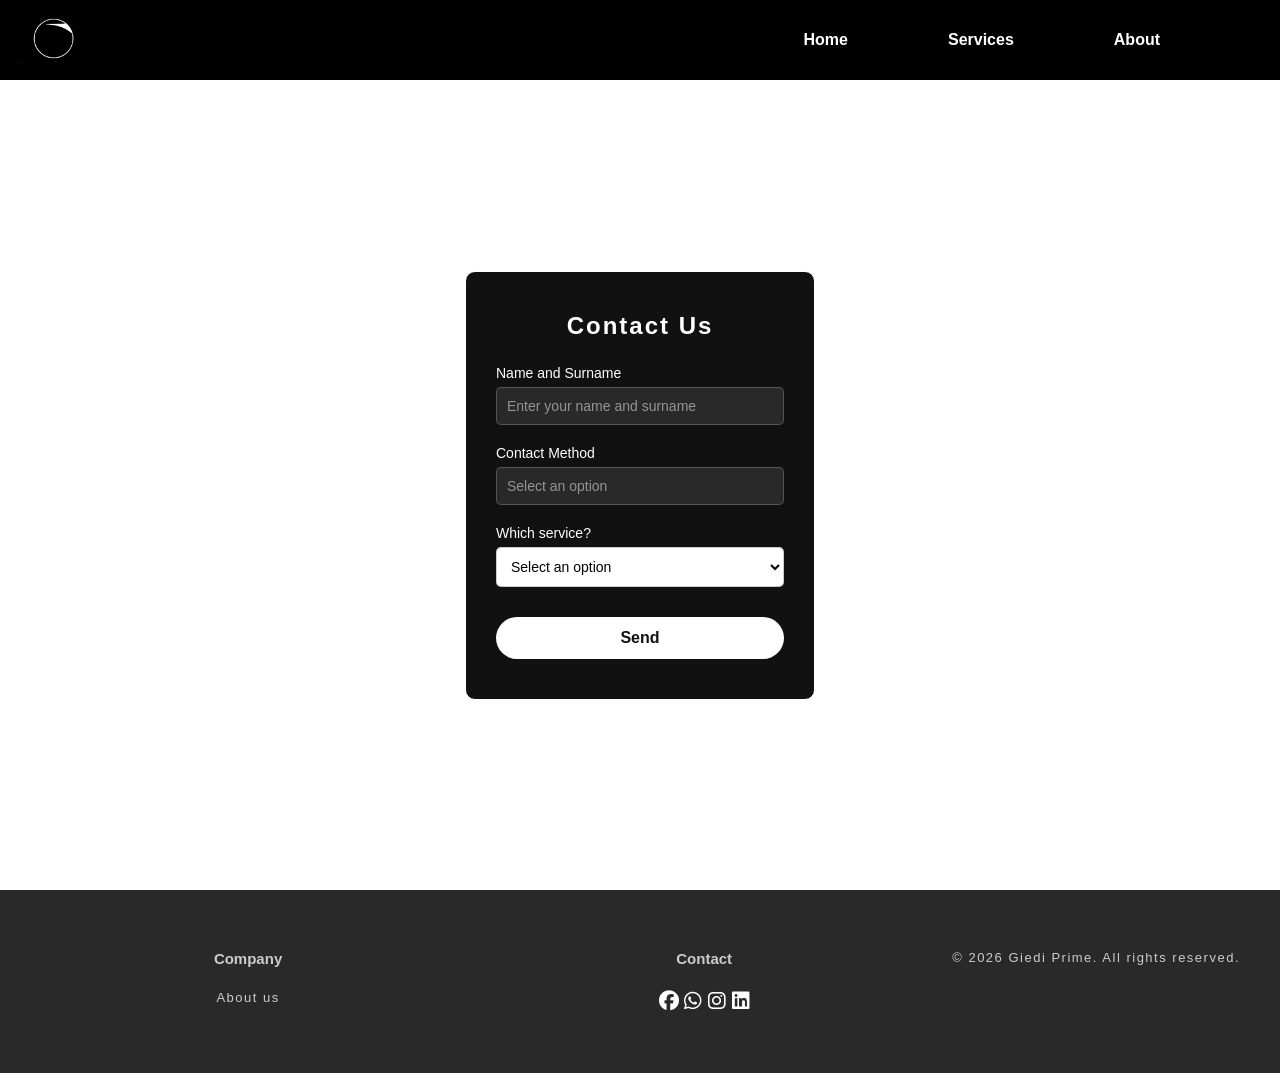
<file: contacto.html>
<!DOCTYPE html>
<html lang="en">
<head>
    <meta charset="UTF-8">
    <meta name="viewport" content="width=device-width, initial-scale=1.0">
    <link rel="stylesheet" href="style.css">
    <script src="script.js" defer></script>
  <link rel="stylesheet" href="https://cdnjs.cloudflare.com/ajax/libs/font-awesome/6.5.0/css/all.min.css">
    <title>Contact Us | Giedi Prime</title>
</head>
<body>
    
  
  <header class="menu">
  <a href="index.html" class="logo-link" aria-label="Giedi Prime, página inicial" transition="no">
    <img src="logo.png" alt="" class="logo-img">
    <span class="logo-nome" translate="no">Giedi Prime</span>
  </a>

  <ul class="ul-main" id="menu-principal">
    <li> <a href="index.html">Home</a></li>
    <li><a href="servicos.html">Services</a></li>
    <li><a href="sobre.html">About</a></li>
    <li class="li-contacto">
    </li>
  </ul>

  <!-- Só aparece no telemóvel -->
  <div class="mobile-actions">
    <button class="hamburger" id="hamburger" aria-label="Abrir menu"
            aria-expanded="false" aria-controls="menu-principal">
      <span></span>
      <span></span>
      <span></span>
    </button>
  </div>
</header>

    <div class="formulario">
  <form class="login-form">
      <h2>Contact Us</h2>

      <label for="inome">Name and Surname</label>
      <input type="text" id="inome" name="nome" placeholder="Enter your name and surname">

<label for="inumero">
  Contact Method
  <span id="badgeContato" class="badge-contato hidden"></span>
</label>

<div class="input-contato-wrapper">
  <input type="tel" id="inumero" name="número" placeholder="Select an option" onclick="toggleMenuContacto()" autocomplete="off">

  <div id="menuContato" class="menu-contato hidden">
    <button type="button" onclick="escolherContacto('email')">📧 Email</button>
    <button type="button" onclick="escolherContacto('whatsapp')">💬 WhatsApp</button>
  </div>
</div>

<input type="hidden" id="metodoContato" name="metodoContato" value="">

<!-- Campo extra que aparece conforme a escolha -->
 <div id="campoExtra" class="campo-extra hidden">
      <label for="inputExtra" id="labelExtra"></label>
      <input type="text" id="inputExtra" name="contatoExtra" placeholder="">
    </div>

    <label for="inputExtraProdServ">Which service?</label>
<select id="inputExtraProdServ" name="servico">
  <option value="" disabled selected>Select an option</option>
  <option value="Logística">Logística</option>
  <option value="Automação com IA">Automação com IA</option>
</select>

    <div id="erroFormulario" class="erro-formulario hidden"></div>
    <button type="submit" class="btn-enviar" id="btnEnviar">Send</button>
  </form>
</div>

        <!--Itens do fim da página--> 
  <footer class="sessao sessao-escura final-pagina">
    <div class="container fim">
      <div class="item-fim">
        <h3>Company</h3>
        <a href="sobre.html" class="link-fim">About us</a>
      </div>
    
      <div class="item-fim">
        <h3>Contact</h3>
          <div class="social-icons" style=" font-size: 20px;">
  <a href="https://www.facebook.com/profile.php?id=61596541112046" target="_blank" aria-label="Facebook">
    <i class="fab fa-facebook"></i>
  </a>

  <a href="https://wa.me/244943912667" target="_blank" aria-label="WhatsApp">
    <i class="fab fa-whatsapp"></i>
  </a>

        <a href="https://www.instagram.com/perfil" target="_blank" aria-label="Instagram">
    <i class="fab fa-instagram"></i>
  </a>

    <a href="https://www.linkedin.com/company/trentortech/" target="_blank" aria-label="LinkedIn">
      <i class="fa-brands fa-linkedin"></i>
  </a>

      </div>
    </div>
     <p class="link-fim">© 2026 Giedi Prime. All rights reserved.</p>
  </footer>

</body>
</html>
</file>
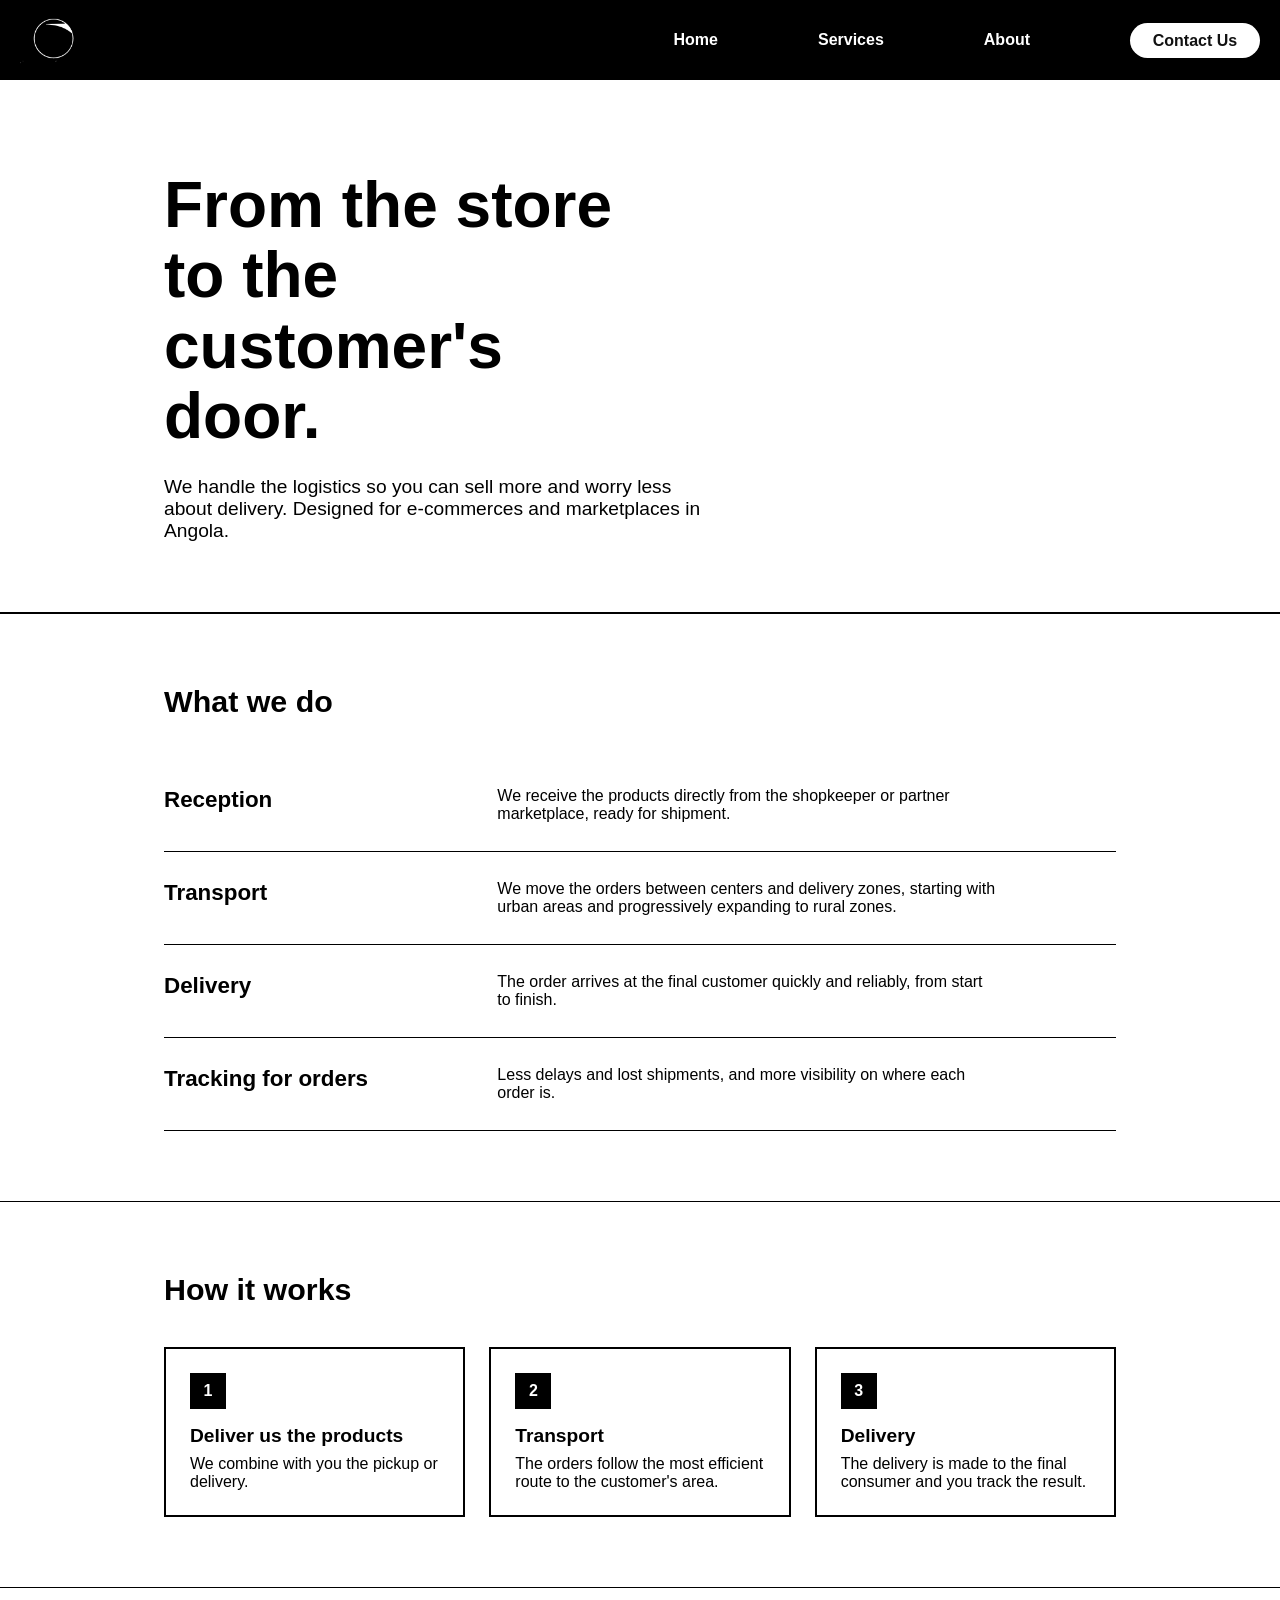
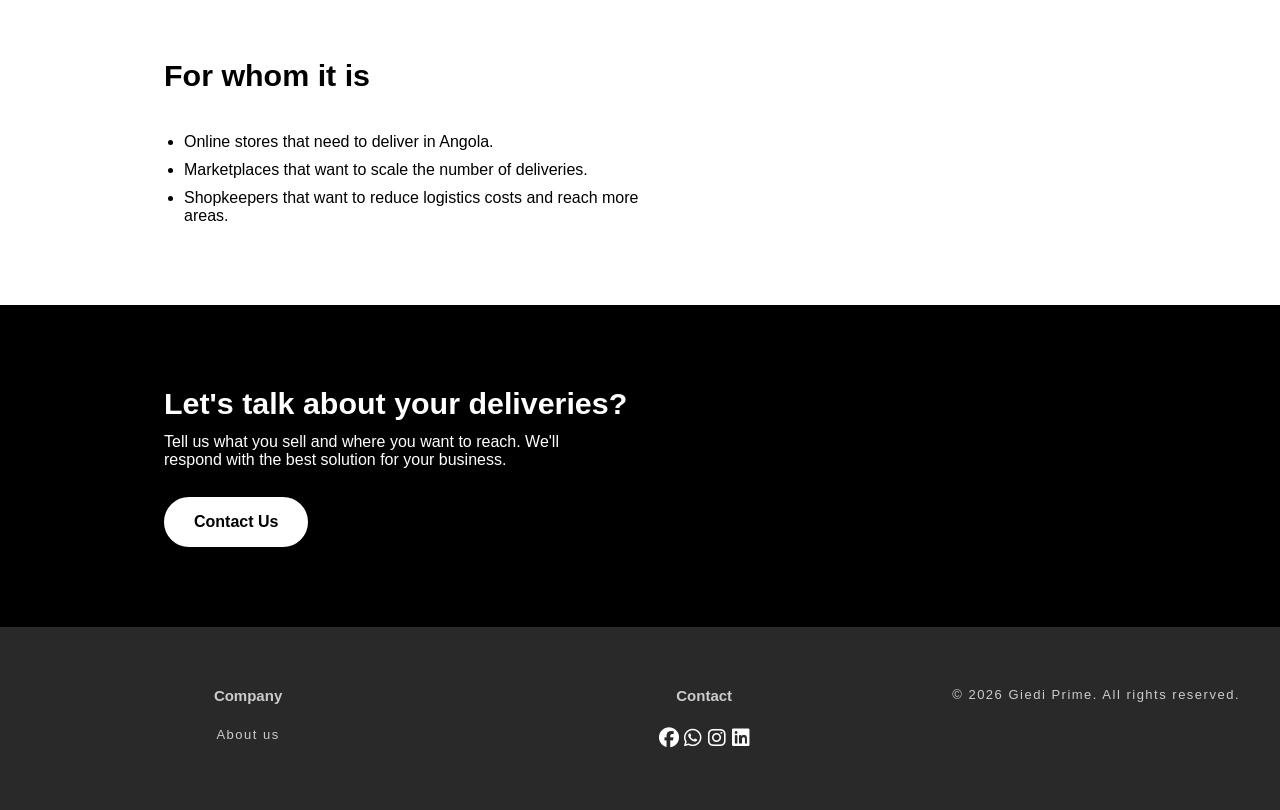
<file: servicos.html>
<!DOCTYPE html>
<html lang="en">
<head>
    <meta charset="UTF-8">
    <meta name="viewport" content="width=device-width, initial-scale=1.0">
    <title>Services | Giedi Prime</title>
    <link rel="stylesheet" href="style.css">
    <script src="script.js" defer></script>
    <link rel="stylesheet" href="https://cdnjs.cloudflare.com/ajax/libs/font-awesome/6.5.0/css/all.min.css">
</head>
<body>
   
  <header class="menu">
  <a href="index.html" class="logo-link" aria-label="Giedi Prime, página inicial" transition="no">
    <img src="logo.png" alt="" class="logo-img">
    <span class="logo-nome" translate="no">Giedi Prime</span>
  </a>

  <ul class="ul-main" id="menu-principal">
    <li><a href="index.html">Home</a></li>
    <li><a href="servicos.html">Services</a></li>
    <li><a href="sobre.html">About</a></li>
    <li class="li-contacto">
      <a href="contacto.html" class="btn-contacto"><b>Contact Us</b></a>
    </li>
  </ul>

  <!-- Só aparece no telemóvel -->
  <div class="mobile-actions">
    <a href="contacto.html" class="btn-contacto btn-contacto-mobile"><b>Contact Us</b></a>
    <button class="hamburger" id="hamburger" aria-label="Abrir menu"
            aria-expanded="false" aria-controls="menu-principal">
      <span></span>
      <span></span>
      <span></span>
    </button>
  </div>
</header>

  <main>
     <section class="topo">
      <div class="texto-topo">
        <h1>From the store to the customer's door.</h1>
        <p>We handle the logistics so you can sell more and worry less about delivery. Designed for e-commerces and marketplaces in Angola.</p>
      </div>
    </section>

     <section class="bloco">
      <div class="wrap">
        <h2>What we do</h2>
        <ul class="lista">
          <li class="item">
            <h3>Reception</h3>
            <p>We receive the products directly from the shopkeeper or partner marketplace, ready for shipment.</p>
          </li>
          <li class="item">
            <h3>Transport</h3>
            <p>We move the orders between centers and delivery zones, starting with urban areas and progressively expanding to rural zones.</p>
          </li>
          <li class="item">
            <h3>Delivery</h3>
            <p>The order arrives at the final customer quickly and reliably, from start to finish.</p>
          </li>
          <li class="item">
            <h3>Tracking for orders</h3>
            <p>Less delays and lost shipments, and more visibility on where each order is.</p>
          </li>
        </ul>
      </div>
    </section>
 
    <section class="bloco">
      <div class="wrap">
        <h2>How it works</h2>
        <ol class="passos">
          <li>
            <h3>Deliver us the products</h3>
            <p>We combine with you the pickup or delivery.</p>
          </li>
          <li>
            <h3>Transport</h3>
            <p>The orders follow the most efficient route to the customer's area.</p>
          </li>
          <li>
            <h3>Delivery</h3>
            <p>The delivery is made to the final consumer and you track the result.</p>
          </li>
        </ol>
      </div>
    </section>
 
    <section class="bloco para">
      <div class="wrap">
        <h2>For whom it is</h2>
        <ul>
          <li>Online stores that need to deliver in Angola.</li>
          <li>Marketplaces that want to scale the number of deliveries.</li>
          <li>Shopkeepers that want to reduce logistics costs and reach more areas.</li>
        </ul>
      </div>
    </section>
 
    <section class="bloco cta">
      <div class="wrap">
        <h2>Let's talk about your deliveries?</h2>
        <p>Tell us what you sell and where you want to reach. We'll respond with the best solution for your business.</p>
        <a href="contacto.html" class="botao">Contact Us</a>
      </div>
    </section>
 
  </main>

<!--Itens do fim da página-->
  <footer class="sessao sessao-escura final-pagina">
    <div class="container fim">
      <div class="item-fim">
        <h3>Company</h3>
        <a href="sobre.html" class="link-fim">About us</a>
      </div>
    
      <div class="item-fim">
        <h3>Contact</h3>
          <div class="social-icons" style=" font-size: 20px;">
  <a href="https://www.facebook.com/profile.php?id=61596541112046" target="_blank" aria-label="Facebook">
    <i class="fab fa-facebook"></i>
  </a>

  <a href="https://wa.me/244943912667" target="_blank" aria-label="WhatsApp">
    <i class="fab fa-whatsapp"></i>
  </a>

        <a href="https://www.instagram.com/perfil" target="_blank" aria-label="Instagram">
    <i class="fab fa-instagram"></i>
  </a>

    <a href="https://www.linkedin.com/company/trentortech/" target="_blank" aria-label="LinkedIn">
      <i class="fa-brands fa-linkedin"></i>
  </a>
      </div>
    </div>
     <p class="link-fim">© 2026 Giedi Prime. All rights reserved.</p>
  </footer>

    </div>
</body>
</html>
</file>
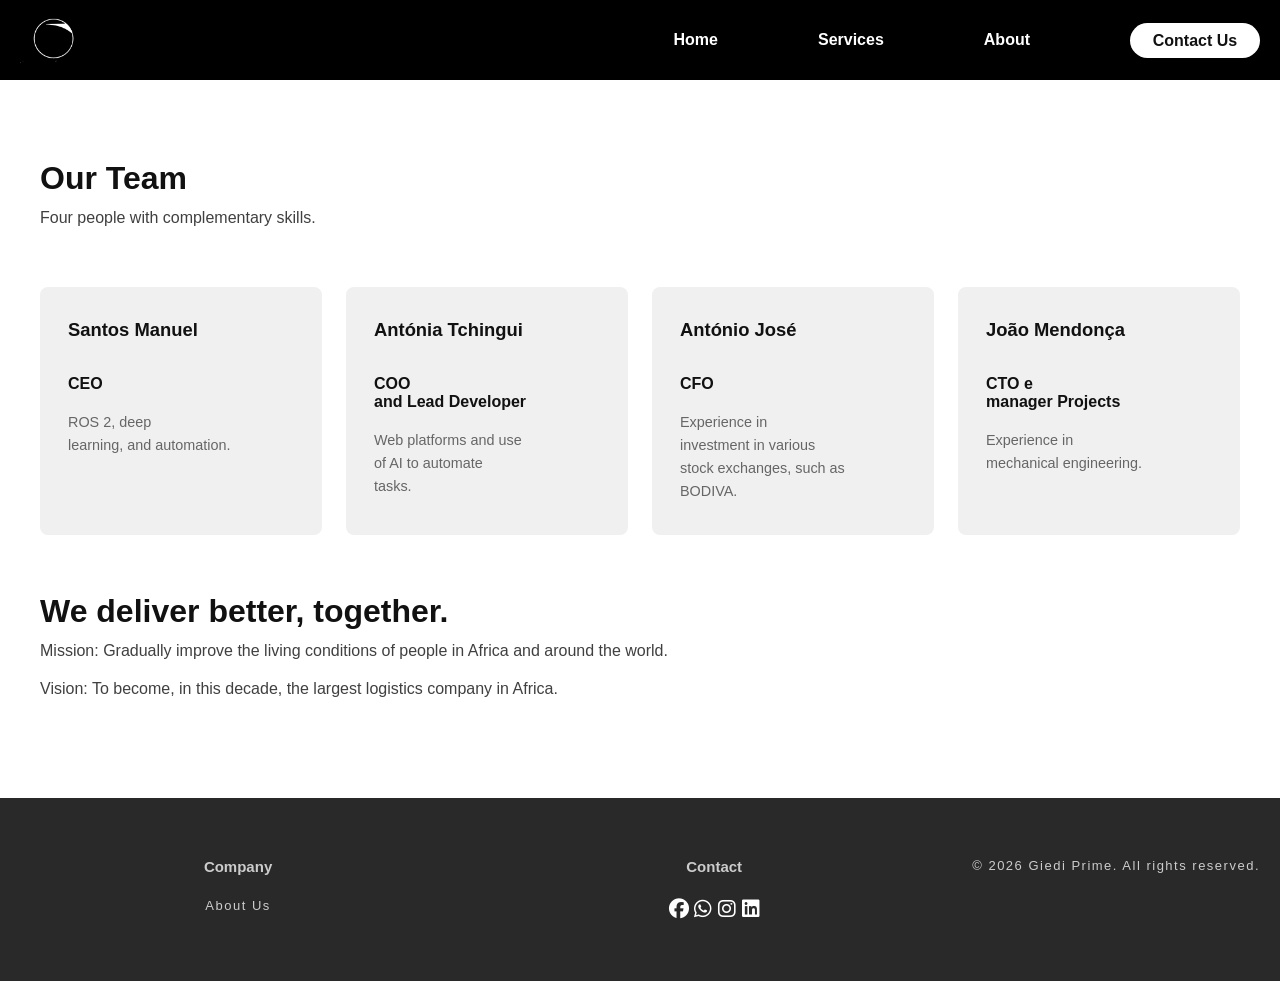
<file: sobre.html>
<!DOCTYPE html>
<html lang="en">
<head>
    <meta charset="UTF-8">
    <meta name="viewport" content="width=device-width, initial-scale=1.0">
    <title>About | Giedi Prime</title>
    <link rel="stylesheet" href="style.css">
    <script src="script.js" defer></script>
    <link rel="stylesheet" href="https://cdnjs.cloudflare.com/ajax/libs/font-awesome/6.5.0/css/all.min.css">
</head>
<body>

    <header class="menu">
  <a href="index.html" class="logo-link" aria-label="Giedi Prime, página inicial" transition="no">
    <img src="logo.png" alt="" class="logo-img">
    <span class="logo-nome" translate="no">Giedi Prime</span>
  </a>

  <ul class="ul-main" id="menu-principal">
    <li><a href="index.html">Home</a></li>
    <li><a href="servicos.html">Services</a></li>
    <li><a href="sobre.html">About</a></li>
    <li class="li-contacto">
      <a href="contacto.html" class="btn-contacto"><b>Contact Us</b></a>
    </li>
  </ul>

  <!-- Só aparece no telemóvel -->
  <div class="mobile-actions">
    <a href="contacto.html" class="btn-contacto btn-contacto-mobile"><b>Contact Us</b></a>
    <button class="hamburger" id="hamburger" aria-label="Open menu"
            aria-expanded="false" aria-controls="menu-principal">
      <span></span>
      <span></span>
      <span></span>
    </button>
  </div>
</header>




<main>

<section class="sessao sessao-clara">
    <div class="container">
      <h2>Our Team</h2>
      <p class="intro">Four people with complementary skills.</p>
      <div class="cards-container">
        <div class="card">
          <h3>Santos Manuel</h3> <br>
            <h4>CEO</h4> <br>
          <p>ROS 2, deep <br> learning, and automation.</p>
        </div>
        <div class="card">
          <h3>Antónia Tchingui</h3> <br>
            <h4>COO <br> and Lead Developer</h4> <br>
          <p>Web platforms and use <br> of AI to automate <br> tasks.</p>
        </div>
        <div class="card">
          <h3>António José</h3> <br>
          <h4>CFO</h4> <br>
          <p>Experience in <br> investment in various <br> stock exchanges, such as BODIVA.</p>
        </div>
        <div class="card">
          <h3>João Mendonça</h3> <br>
          <h4>CTO e  <br>manager Projects</h4> <br>
          <p>Experience in <br> mechanical engineering.</p>
        </div>
      </div>
    </div>
 <div class="container">
      <br> <h2>We deliver better, together.</h2>
      <p class="intro">Mission: Gradually improve the living conditions of people in Africa and around the world. </p>
          <p class="intro">Vision: To become, in this decade, the largest logistics company in Africa.</p>
 </div>
  </section>

</main>

    <!--Itens do fim da página-->
   <section class="final-pagina">
    <div class="fim">
      <div class="item-fim">
      <h3>Company</h3>
       <a href="sobre.html" class="link-fim" >About Us</a>
        </div>

      <div class="item-fim">
 <h3>Contact</h3>
          <div class="social-icons" style=" font-size: 20px;">
  <a href="https://www.facebook.com/profile.php?id=61596541112046" target="_blank" aria-label="Facebook">
    <i class="fab fa-facebook"></i>
  </a>

  <a href="https://wa.me/244943912667" target="_blank" aria-label="WhatsApp">
    <i class="fab fa-whatsapp"></i>
  </a>

        <a href="https://www.instagram.com/perfil" target="_blank" aria-label="Instagram">
    <i class="fab fa-instagram"></i>
  </a>

    <a href="https://www.linkedin.com/company/trentortech/" target="_blank" aria-label="LinkedIn">
      <i class="fa-brands fa-linkedin"></i>
  </a>
      </div>
    </div>
     <p class="link-fim">© 2026 Giedi Prime. All rights reserved.</p>
  
   </section>

</div>

</body>
</html>
</file>
<file: style.css>
* {
    margin: 0;
    padding: 0;
    box-sizing: border-box;
}

body {
    overflow-x: hidden;
    font-family: Arial, Helvetica, sans-serif;
}

a {
    color: #fff;
    text-decoration: none;
}

.ul-main {
    display: flex;
    list-style: none;
    align-items: center;
    font-size: 16px;
    gap: 100px;
    font-weight: 600;
}

.ul-main a:not(.btn-contacto) {
    color: #fff;
}

.ul-main a:not(.btn-contacto):hover {
    color: #ccc;
}

.menu {
    display: flex;
    align-items: center;
    justify-content: space-between;
    width: 100%;
    height: 80px;
    padding: 0 20px;
    background-color: #000;
    position: relative;
    z-index: 100;
}

/*=== Letras do Logo ===*/
.logo-link {
    display: flex;
    align-items: center;
    color: #fff;
}

.logo-nome {
    max-width: 0;
    margin-left: -2px;
    opacity: 0;
    overflow: hidden;
    white-space: nowrap;
    font-size: 1.4rem;
    font-weight: 700;
    letter-spacing: 3px;
    transition: max-width 0.4s ease, margin-left 0.4s ease, opacity 0.3s ease;
}

.logo-link:hover .logo-nome,
.logo-link:focus-visible .logo-nome {
    max-width: 160px;
    margin-left: 12px;
    opacity: 1;
}

.logo-img {
    height: 90px;
    width: auto;
    display: block;
}

 /* Secções */
.sessao {
    position: relative;
    width: 100%;
    padding: 80px 20px;
}

.sessao-clara  { background: #fff; color: #111; }
.sessao-escura { background: #000; color: #fff; }

.sessao h2 {
    font-size: 2rem;
    margin-bottom: 12px;
}

.intro {
    margin-bottom: 20px;
    opacity: 0.8;
}

.container {
    max-width: 1200px;
    margin: 0 auto;
    position: relative;
    z-index: 2;
}

/* Hero depois de sessao */
.sessao-hero {
    min-height: calc(100dvh - 80px);
    padding: 0;
    overflow: hidden;
    background: #000;
    color: #fff;
}

.video-fundo {
    position: absolute;
    inset: 0;
    width: 100%;
    height: 100%;
    object-fit: cover;
    z-index: 0;
}

.sessao-video::after {
    content: "";
    position: absolute;
    inset: 0;
    background: rgba(0, 0, 0, 0.5);
    z-index: 1;
    pointer-events: none;
}

.texto-video {
    position: absolute;
    top: 30%;
    left: 40px;
    z-index: 2;
    max-width: 600px;
    text-align: left;
}

.texto-video h1 {
    font-size: 6rem;
    margin: 0 0 15px 0;
}

.texto-video p {
    font-size: 18px;
}

.etapas {
    display: flex;
    gap: 20px;
    list-style: none;
    margin-top: 20px;
}

/* Cards */
.cards-container {
    display: flex;
    gap: 24px;
    padding: 40px 0;
}

.card,
.card-escuro {
    flex: 1;
    min-width: 0;
    background: #f0f0f0;
    border-radius: 8px;
    padding: 32px 28px;
    transition: transform 0.25s ease, box-shadow 0.25s ease;
}

.card-escuro {
    background: #222222;
}

.card-icone,
.card-icone-claro {
    width: 60px;
    height: 60px;
    border-radius: 50%;
    background: #ffff;
    color: #000;
    font-size: 1.8rem;
    display: flex;
    align-items: center;
    justify-content: center;
    margin-bottom: 24px;
}

.card-icone-claro {
    background: #fff;
    color: #000;
}

.card h3 {
    font-size: 1.15rem;
    margin-bottom: 16px;
    color: #111;
}

.card p {
    font-size: 0.9rem;
    line-height: 1.6;
    color: #666;
}

.card-escuro h3 {
    font-size: 1.15rem;
    margin-bottom: 16px;
    color: #fff;
}

.card-escuro p {
    font-size: 0.9rem;
    line-height: 1.6;
    color: #ccc;
}

.sessao-img-fundo {
    background: linear-gradient(to top, rgba(0,0,0,0.9) 0%, rgba(0,0,0,0.6) 35%, rgba(0,0,0,0) 70%), url("drone.jpg") center/cover;
    min-height: 80vh;
    display: flex;
    align-items: flex-end;
    padding: 40px;
    color: #fff;
}


.texto-img p {
    max-width: 1100px;
    text-align: left;
    font-family: Arial;
    font-size: 40px;
    font-weight: 700;
    line-height: 1.3;
    margin-bottom: 60px;
}

/* Hover e toque */
.card:hover,
.card:active,
.card-escuro:hover,
.card-escuro:active {
    transform: translateY(-6px);
    box-shadow: 0 18px 36px rgba(0, 0, 0, 0.1);
}

.card-escuro:hover,
.card-escuro:active {
    box-shadow: 0 18px 36px rgba(255, 255, 255, 0.1);
}

/* Estilização do botão contactar*/
.btn-contacto {
    display: inline-block;
    width: 130px;
    height: 35px;
    line-height: 35px;
    background-color: #fff;
    color: #111;
    text-align: center;
    font-size: 16px;
    font-weight: 900;
    border-radius: 50px;
    transition: background 0.3s ease, color 0.3s ease;
}

.btn-contacto:hover {
    background-color: #ccc;
}


.btn-enviar {
    width: 100%;
    height: 42px;
    background-color: #fff;
    border: none;
    color:  #111;
    font-size: 16px;
    font-family: Arial;
    font-weight: bold;
    margin-top: 10px;
    border-radius: 50px;
    cursor: pointer;
    transition: background-color 0.2s ease, transform 0.15s ease;
}

/*Menu hamburguer*/
.hamburger {
    display: none;
    flex-direction: column;
    justify-content: space-between;
    width: 28px;
    height: 20px;
    cursor: pointer;
    z-index: 1001;
}
 
.hamburger {
    background: none;
    border: none;
    padding: 0;
}

.hamburger span {
    display: block;
    height: 3px;
    width: 100%;
    background-color: #fff;
    border-radius: 2px;
    transition: 0.3s ease;
}

/* animação para virar um X quando ativo */
.hamburger.ativo span:nth-child(1) {
    transform: translateY(8.5px) rotate(45deg);
}
.hamburger.ativo span:nth-child(2) {
    opacity: 0;
}
.hamburger.ativo span:nth-child(3) {
    transform: translateY(-8.5px) rotate(-45deg);
}

.mobile-actions {
    display: none;
    align-items: center;
    gap: 15px;
}

.btn-contacto-mobile {
    width: auto;
    height: 25px;
    padding: 0 10px;
    margin-top: 0;
}


/* Estilização do modal e do overlay */
.modal-overlay {  /*Início do formulário de login*/
    z-index: 9999;
    display: none;
    position: fixed;
    top: 0;
    left: 0;
    width: 100%;
    height: 100%;
    background-color: rgba(0, 0, 0, 0.7);
    align-items: center;
    justify-content: center;
    z-index: 1000;
}

.modal-overlay.ativo {
    display: flex;
}

.formulario{
    width: 100%;
    min-height: calc(100vh - 90px);
    display: flex;
    justify-content: center;
    align-items: center;
    padding: 40px 20px;
}

/* Estilização do formulário de login */
.login-form {
    width: 350px;
    background-color: #111;
    border: 1px solid #fff;
    border-radius: 10px;
    padding: 40px 30px;
    display: flex;
    flex-direction: column;
    box-sizing: border-box;
    position: relative;
}

/* Estilização do título do formulário */
.login-form h2 {
    color:  #fff;
    font-family: Arial;
    text-align: center;
    margin-bottom: 25px;
    letter-spacing: 2px;
}

/* Estilização dos rótulos e campos de entrada */
.login-form label {
    color: #fff;
    font-family: Arial;
    font-size: 14px;
    margin-bottom: 6px;
}

/* Estilização dos campos de entrada */
.login-form input {
    background-color: rgba(255, 255, 255, 0.1);
    border: 1px solid rgba(255, 255, 255, 0.2);
    border-radius: 5px;
    padding: 10px;
    margin-bottom: 20px;
    color: #fff;
    font-family: Arial;
    font-size: 14px;
    outline: none;
}

/* Efeito de foco nos campos de entrada */
.login-form input:focus {
    border: 1px solid #fff;
}

.login-form input::placeholder {
    color: rgba(255, 255, 255, 0.5);
}

.login-extra {
    color: #fff;
    font-family: Arial;
    font-size: 13px;
    text-align: center;
    margin-top: 15px;
}

.login-extra a {
    color: #00ffff;
    text-decoration: none;
}

.login-extra a:hover {
    color: darkgray;
}

/* Estilização do modal */
.btn-enviar:active {
    transform: scale(0.90);
}

    /* EStilização do campo "input" especial*/
.input-contato-wrapper {
  position: relative;
  width: 100%;
  box-sizing: border-box;
}

    /*fazer todos os campos terem a mesma medida*/
.login-form .input-contato-wrapper input,
.login-form .input-produtoservico-wrapper input,
.login-form .campo-extra input,
.login-form .campo-extra select{
  width: 100% !important;
  box-sizing: border-box !important;
  display: block;
}

.menu-contato {
  position: absolute;
  top: 100%;
  left: 0;
  right: 0;
  margin-top: 4px;
  background: white;
  border: 1px solid #ccc;
  border-radius: 8px;
  box-shadow: 0 4px 12px rgba(0,0,0,0.15);
  overflow: hidden;
  z-index: 20;
}

.menu-contato button {
  display: block;
  width: 100%;
  padding: 10px 16px;
  border: none;
  background: #B2FFFC;
  text-align: left;
  cursor: pointer;
  font-size: 14px;
}

.badge-contato {
  display: inline-block;
  margin-left: 8px;
  padding: 4px 12px;
  border-radius: 12px;
  font-size: 13px;
  font-weight: bold;
  color: #fff;
  letter-spacing: 0.3px;
}
/* Estilização das badges de contato */
.badge-email {
  background-color: #25D366;
  box-shadow: 0 0 6px rgba(37, 211, 102, 0.5);
}

.badge-whatsapp {
  background-color: #25D366;
  box-shadow: 0 0 6px rgba(37, 211, 102, 0.5);
}

/* Destaca o campo Telemóvel depois de escolhida a opção */
.input-contato-wrapper input.preenchido {
  border: 1px solid #fff;
  background-color: rgba(0, 255, 255, 0.08);
}

.hidden {
  display: none;
}

.input-produtoservico-wrapper {
  position: relative;
  width: 100%;
  box-sizing: border-box;
}

.badge-servico {
  background-color: #25D366;
  box-shadow: 0 0 6px rgba(37, 211, 102, 0.5);
}

/* Destaca o campo Produto/Serviço depois de escolhida a opção */
.login-form select {
  background-color:#fff;
  border: 1px solid rgba(255, 255, 255, 0.2);
  border-radius: 5px;
  padding: 10px;
  margin-bottom: 20px;
  color: #000;
  font-family: Arial;
  font-size: 14px;
  outline: none;
  border: 1px solid rgba(0, 0, 0, 0.2);
}

.login-form select:focus {
  border: 1px solid #fff;
}
/* Destaca o campo Produto/Serviço depois de escolhida a opção */
.campo-extra {
  flex-direction: column;
}

.campo-extra.hidden {
  display: none;
}

.erro-formulario {
  color: #e53935;
  background: #fdecea;
  border: 1px solid #e53935;
  padding: 8px 12px;
  border-radius: 6px;
  margin: 10px 0;
  font-size: 14px;
  font-weight: bold;
}

.campo-invalido {
  border: 2px solid #e53935 !important; /*Fim do formulário*/
} 

/*========== Página Serviços ===========*/

.wrap,
.texto-topo {
    max-width: 1000px;
    margin: 0 auto;
    padding: 0 24px;
}
/* Topo */
.topo {
    padding: 90px 0 70px;
    border-bottom: 2px solid #000;
}

.topo h1 {
    font-size: clamp(2.2rem, 6vw, 4rem);
    line-height: 1.1;
    max-width: 14ch;
    margin-bottom: 24px;
}

.topo p {
    font-size: 1.2rem;
    max-width: 52ch;
}

/* Blocos */
.bloco {
    padding: 70px 0;
    border-bottom: 1px solid #000;
}

.bloco h2 {
    font-size: 1.9rem;
    margin-bottom: 40px;
}

/* O que fazemos */
.lista {
    list-style: none;
    padding: 0;
}

.item {
    font-family: Arial, sans-serif;
    display: grid;
    grid-template-columns: 1fr 2fr;
    gap: 24px;
    padding: 28px 0;
    border-top: 1px solid #000;
    
}

.item:first-child {
    border-top: none;
}
.item:last-child {
    border-bottom: 1px solid #000;
}

.item h3 {
    font-size: 1.4rem;
}

.item p {
    max-width: 56ch;
}

.passos {
    counter-reset: passo;
    list-style: none;
    padding: 0;
    display: grid;
    grid-template-columns: repeat(3, 1fr);
    gap: 24px;
}



.passos li {
    counter-increment: passo;
    border: 2px solid #000;
    padding: 24px;
}

.passos li::before {
    content: counter(passo);
    display: inline-block;
    width: 36px;
    height: 36px;
    line-height: 36px;
    text-align: center;
    background: #000;
    color: #fff;
    font-weight: 700;
    margin-bottom: 16px;
}

.passos h3 {
    font-size: 1.2rem;
    margin-bottom: 8px;
}

/* Para quem é */
.para ul {
    padding-left: 20px;
    max-width: 56ch;
}

.para li {
    margin-bottom: 10px;
}

/* Chamada final */
.cta {
    background: #000;
    color: #fff;
    padding: 80px 0;
    border-bottom: none;
}

.cta h2 {
    margin-bottom: 12px;
}

.cta p {
    margin-bottom: 28px;
    max-width: 48ch;
}

.botao {
    display: inline-block;
    background: #fff;
    color: #000;
    padding: 14px 28px;
    font-weight: 700;
    text-decoration: none;
    border-radius: 50px;
    transition: background 0.3s ease, color 0.3s ease;
    border: 2px solid #fff;
}

.botao:hover {
    background: #000;
    color: #fff;
}

 /*==========Página Sobre==========*/
 .sobre{
  max-width: 1200px;    
  margin: 0 auto;         
  padding-left: 40px;      
  padding-right: 40px; 
    
 }

 .sobre h1{
    font-size: 60px;
    color: #fff;
    font-family: Arial;
    margin-bottom: 20px;
    letter-spacing: 1px;
 }

.sobre p {
    font-size: 17px ;
    color: #ccc;
    font-family: Arial;
    margin-bottom: 20px;
    letter-spacing: 1.3px;
    margin-bottom: 80px;
}


/*Colunas da página sobre*/
.organizacao {
  max-width: 1200px;
  margin: 0 auto;
  padding: 60px 40px;
  text-align: center;
}

.titulo-sessao {
  font-size: 40px;
  color: #fff;
  font-family: Arial;
  margin-bottom: 15px;
}

.organizacao .sessao-p {
  font-size: 18px;
  color: #ccc;
  font-family: Arial;
  margin-bottom: 50px;
  letter-spacing: 1.5px;
  margin-bottom: 130px;
}

.colunas {
  display: flex;
  flex-wrap: wrap;
  gap: 40px;
  text-align: left;      
  margin-bottom: 200px;
}

.item-coluna {
  flex: 1;
  min-width: 280px;    
}

.item-coluna h3 {
  color: #fff;
  font-family: Arial;
  font-size: 20px;
  margin-bottom: 12px;
}

.item-coluna p {
  color: #ccc;
  font-family: Arial;
  font-size: 15px;
  line-height: 1.6;  /* espaçamento entre linhas, deixa mais legível */
  letter-spacing: 1.5px;

}
 
 /*==========Fim da página==========*/
 .final-pagina { 
    padding: 60px 20px; 
    text-align: center;
    background-color: #292929;
 }

.fim{
  display: flex;
  flex-wrap: wrap;
  gap: 40px;
  text-align: center;     
}

.item-fim {
  flex: 1;
  min-width: 280px; 
  display: flex;
  flex-direction: column;
  gap: 8px;     
}

.item-fim h3 {
  color: #ccc;
  font-family: Arial;
  font-size: 15px;
  margin-bottom: 15px;
}

.link-fim{
  color: #ccc;
  font-size: 13px;
  font-family: Arial;
  letter-spacing: 1.5px;
  text-decoration: none;
}

 
@media (max-width: 768px) {

    .menu { 
        height: 70px; 
        padding: 0 16px; 
        position: relative;
    }

    .ul-main {
         gap: 20px;
    }

    .sessao { 
        padding: 60px 16px; 
    }

    .sessao-hero { 
        min-height: calc(100dvh - 70px);
         padding: 0; 
    }

    .texto-video { 
        left: 24px; 
        max-width: 80%; 
    }

    .texto-video h1 {
         font-size: clamp(2.5rem, 9vw, 4rem); 
    }

    .texto-video p {
         font-size: 16px; 
    }

    .cards-container {
         gap: 14px;
        padding: 30px 0; 
    }

    .card, .card-escuro {
         padding: 22px 16px; 
        }
    .card-icone,
    .card-icone-claro {
        width: 50px; height: 50px;
        font-size: 1.3rem;
        margin-bottom: 16px;
    }

    .card h3, 
    .card-escuro h3 {
         font-size: 1rem; 
    }

    .card p, 
    .card-escuro p {
         font-size: 0.82rem; 
        }

    .passos { 
        flex-direction: column; 
    }

    .seta {
         transform: rotate(90deg); 
    }

    .login-form {
        width: 90%; 
        max-width: 350px; 
    }

    .mobile-actions {
        display: flex;
    }

    .hamburger {
        display: flex;
    }

    /* Esconde o botão de contacto de dentro da lista */
    .li-contacto {
        display: none;
    }

    .ul-main {
        display: none;
        position: absolute;
        top: 100%;
        left: 0;
        right: 0;
        flex-direction: column;
        gap: 0;
        padding: 10px 0;
        background-color: #111; /* usa a cor do teu header */
    }

    .ul-main.aberto {
        display: flex;
    }

    .ul-main li {
        text-align: center;
        padding: 12px 0;
    }

      .sessao-img-lado {
        flex-direction: column;
        padding: 20px 10px;
    }

    .imagem-lado {
        max-width: 100%;
    }
}

@media (max-width: 500px) {
    .menu { 
        height: 60px;
         padding: 0 12px;
         }

    .logo-img { 
        height: 40px;
     }

    .btn-contacto {
         width: 110px; 
         height: 32px; 
         font-size: 14px; 
        }

    .sessao-hero { 
        min-height: calc(100dvh - 60px); 
    }

    .texto-video {
        left: 16px;
        right: 16px;
        top: 25%; 
        max-width: none; 
    }

    .texto-video h1 {
         font-size: 2.6rem; 
    }

    .texto-video p {
         font-size: 15px; 
    }

    .cards-container { 
        flex-direction: column;
         gap: 16px;
          padding: 24px 0;
    
        }
    .card, .card-escuro { 
        flex: none; 
        width: 100%; 
        padding: 24px 20px; 
    }

    .card h3, 
    .card-escuro h3 {
         font-size: 1.1rem; 
    }

    .card p, 
    .card-escuro p {
         font-size: 0.9rem; 
    }

    .fim { 
        flex-direction: column;
        gap: 24px;
    }

    .logo-nome { font-size: 1.1rem; letter-spacing: 1px; }

      .sessao-img-fundo {
        min-height: 70vh;
        padding: 24px 20px;
    }

    .texto-img p {
        text-align: left;
        font-size: 20px;
        
    }

    /*=== Página Serviços ===*/
    .topo { 
        padding: 60px 0 50px;
     }
    .bloco {
         padding: 50px 0;
     }
    .item {
         grid-template-columns: 1fr;
          gap: 8px;
    }
    .passos {
         grid-template-columns: 1fr; 
    }
}

/* Telemóveis e tablets: não há hover, por isso mostra sempre */
@media (hover: none) {
    .logo-nome {
        max-width: 160px;
        margin-left: -2px;
        opacity: 1;
    }
}
</file>
